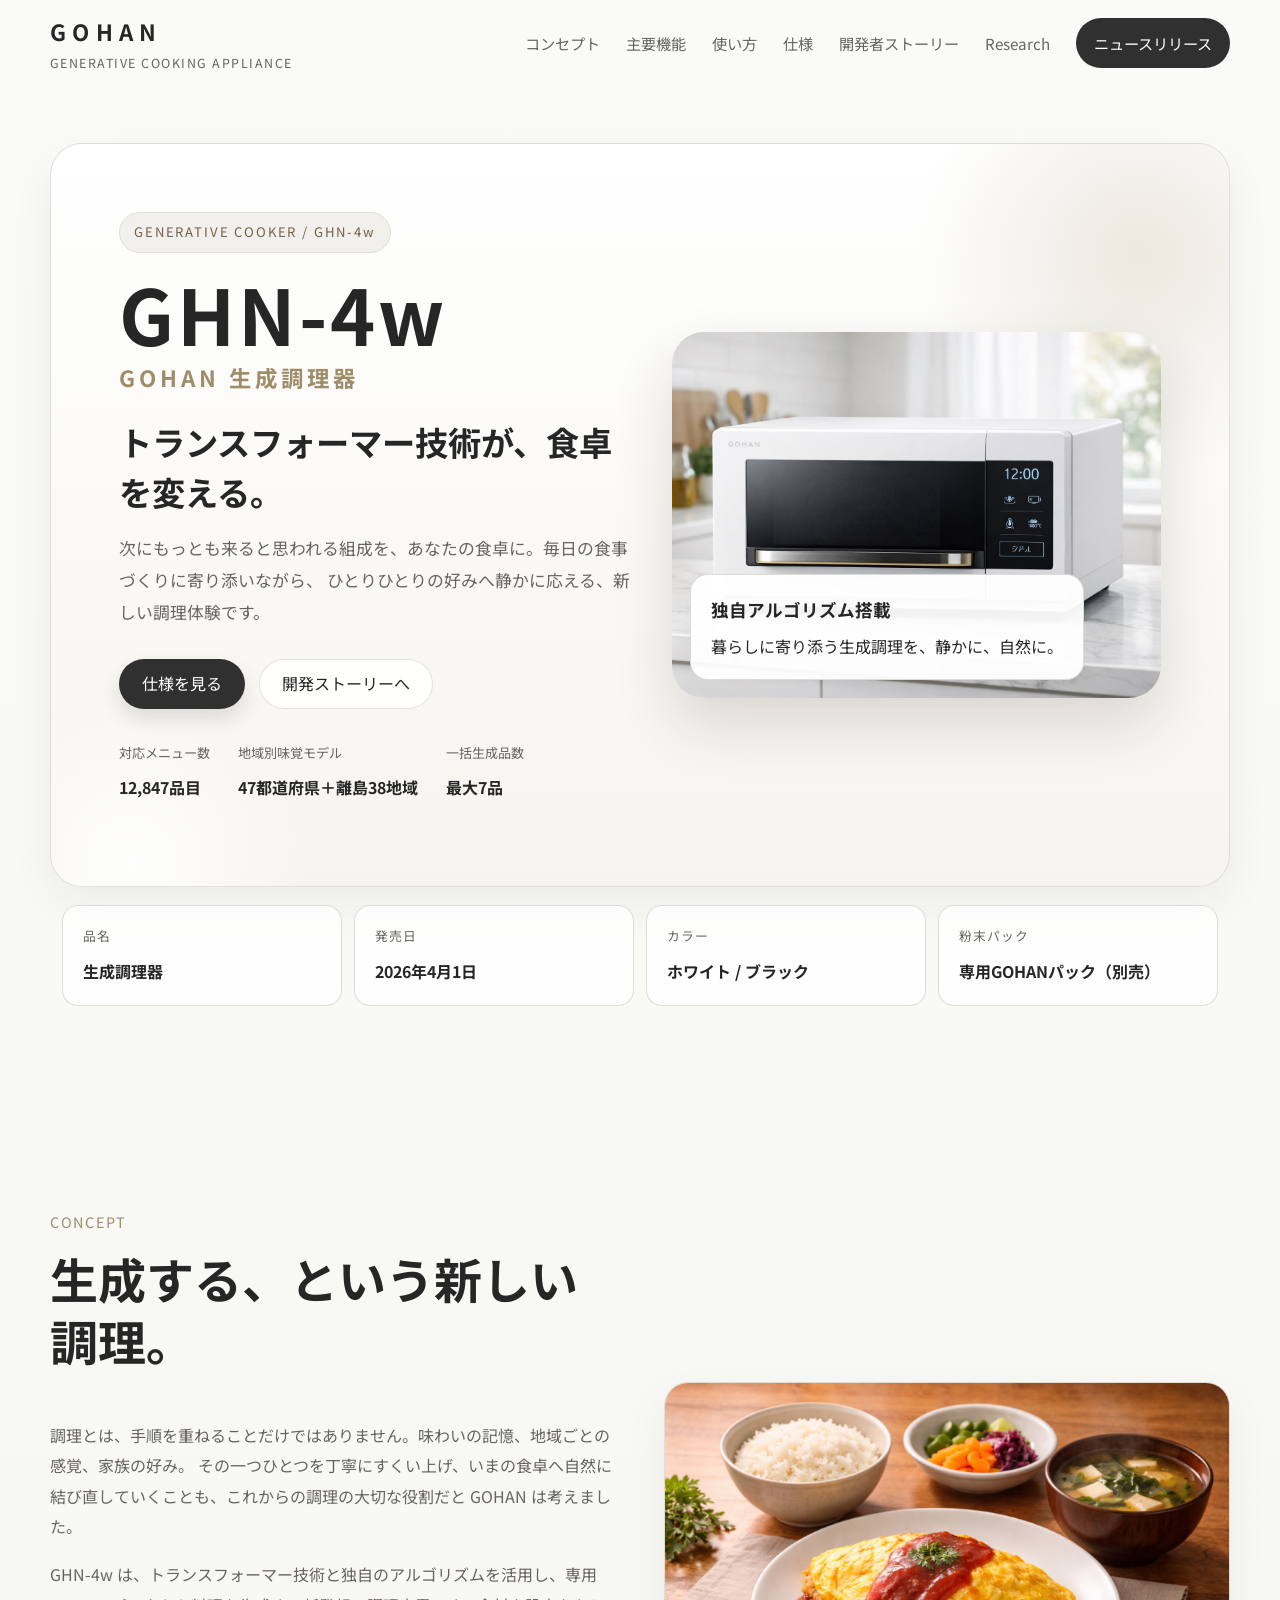
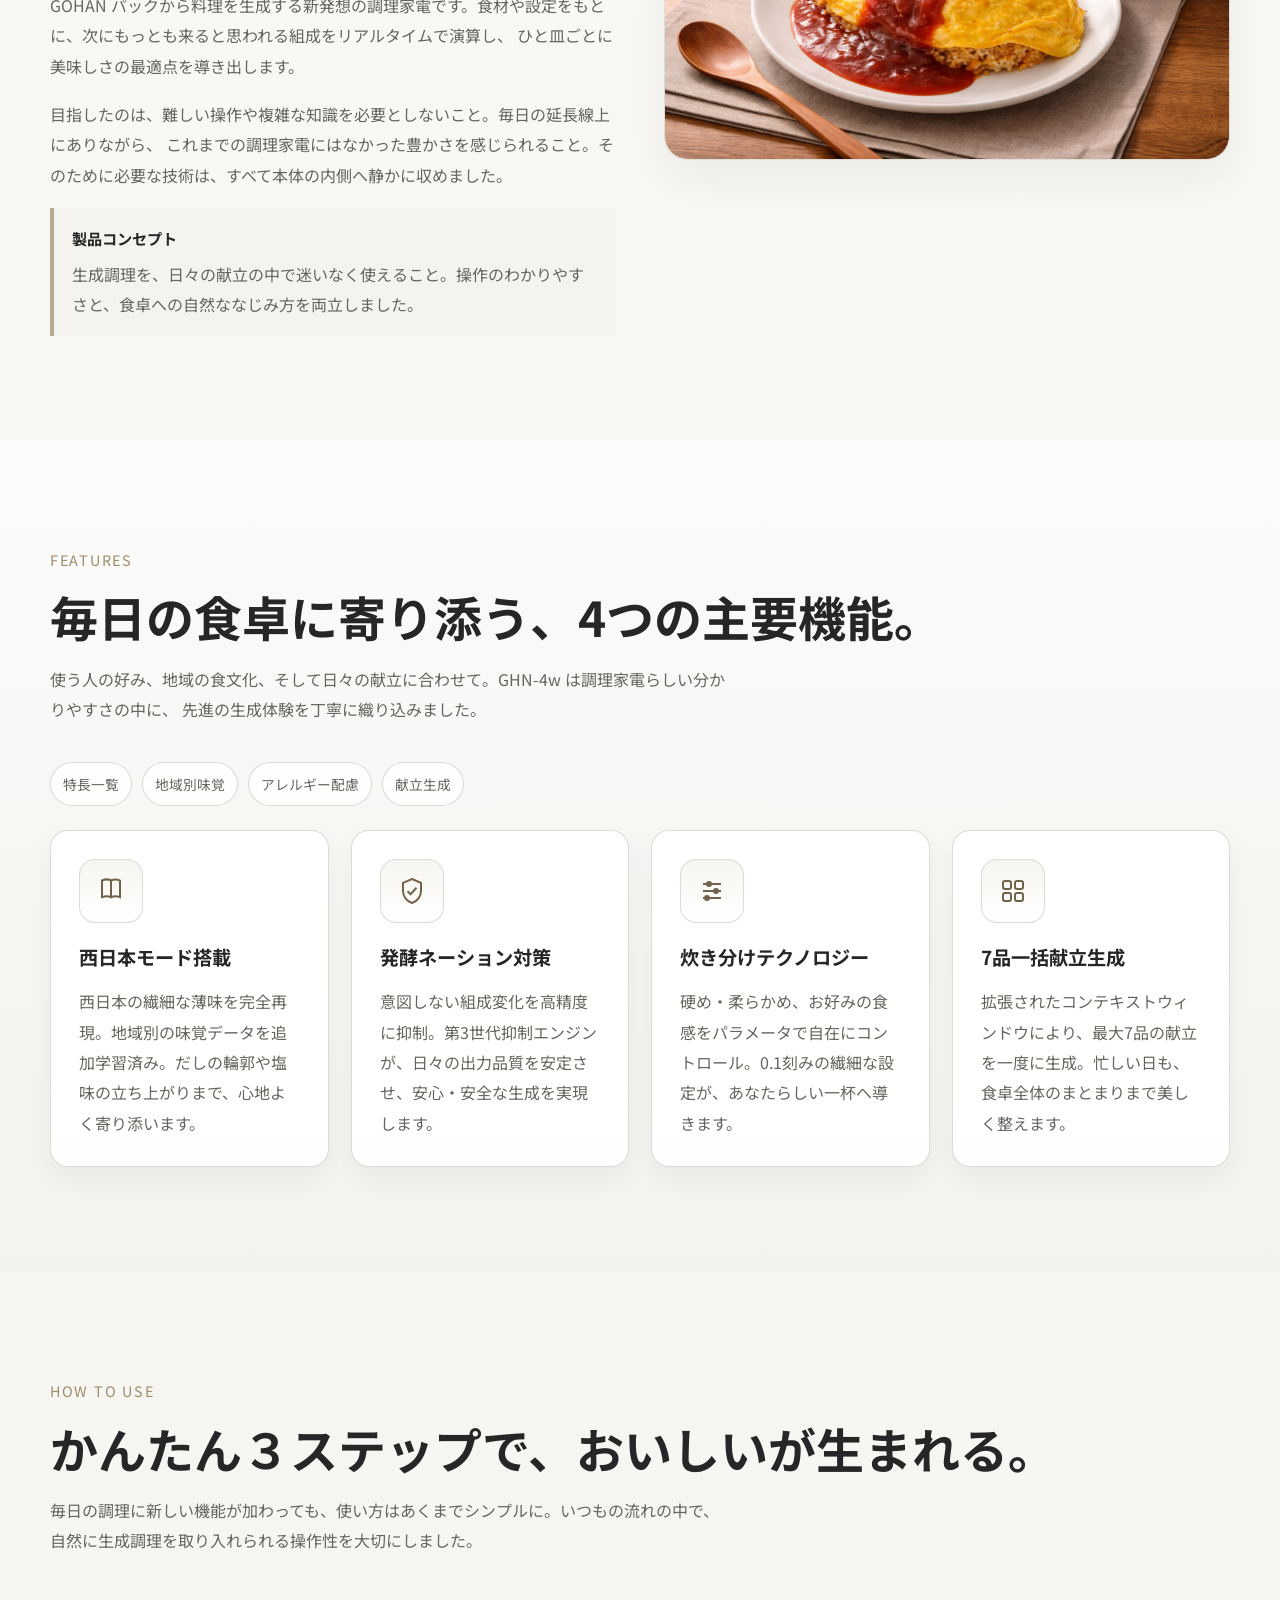
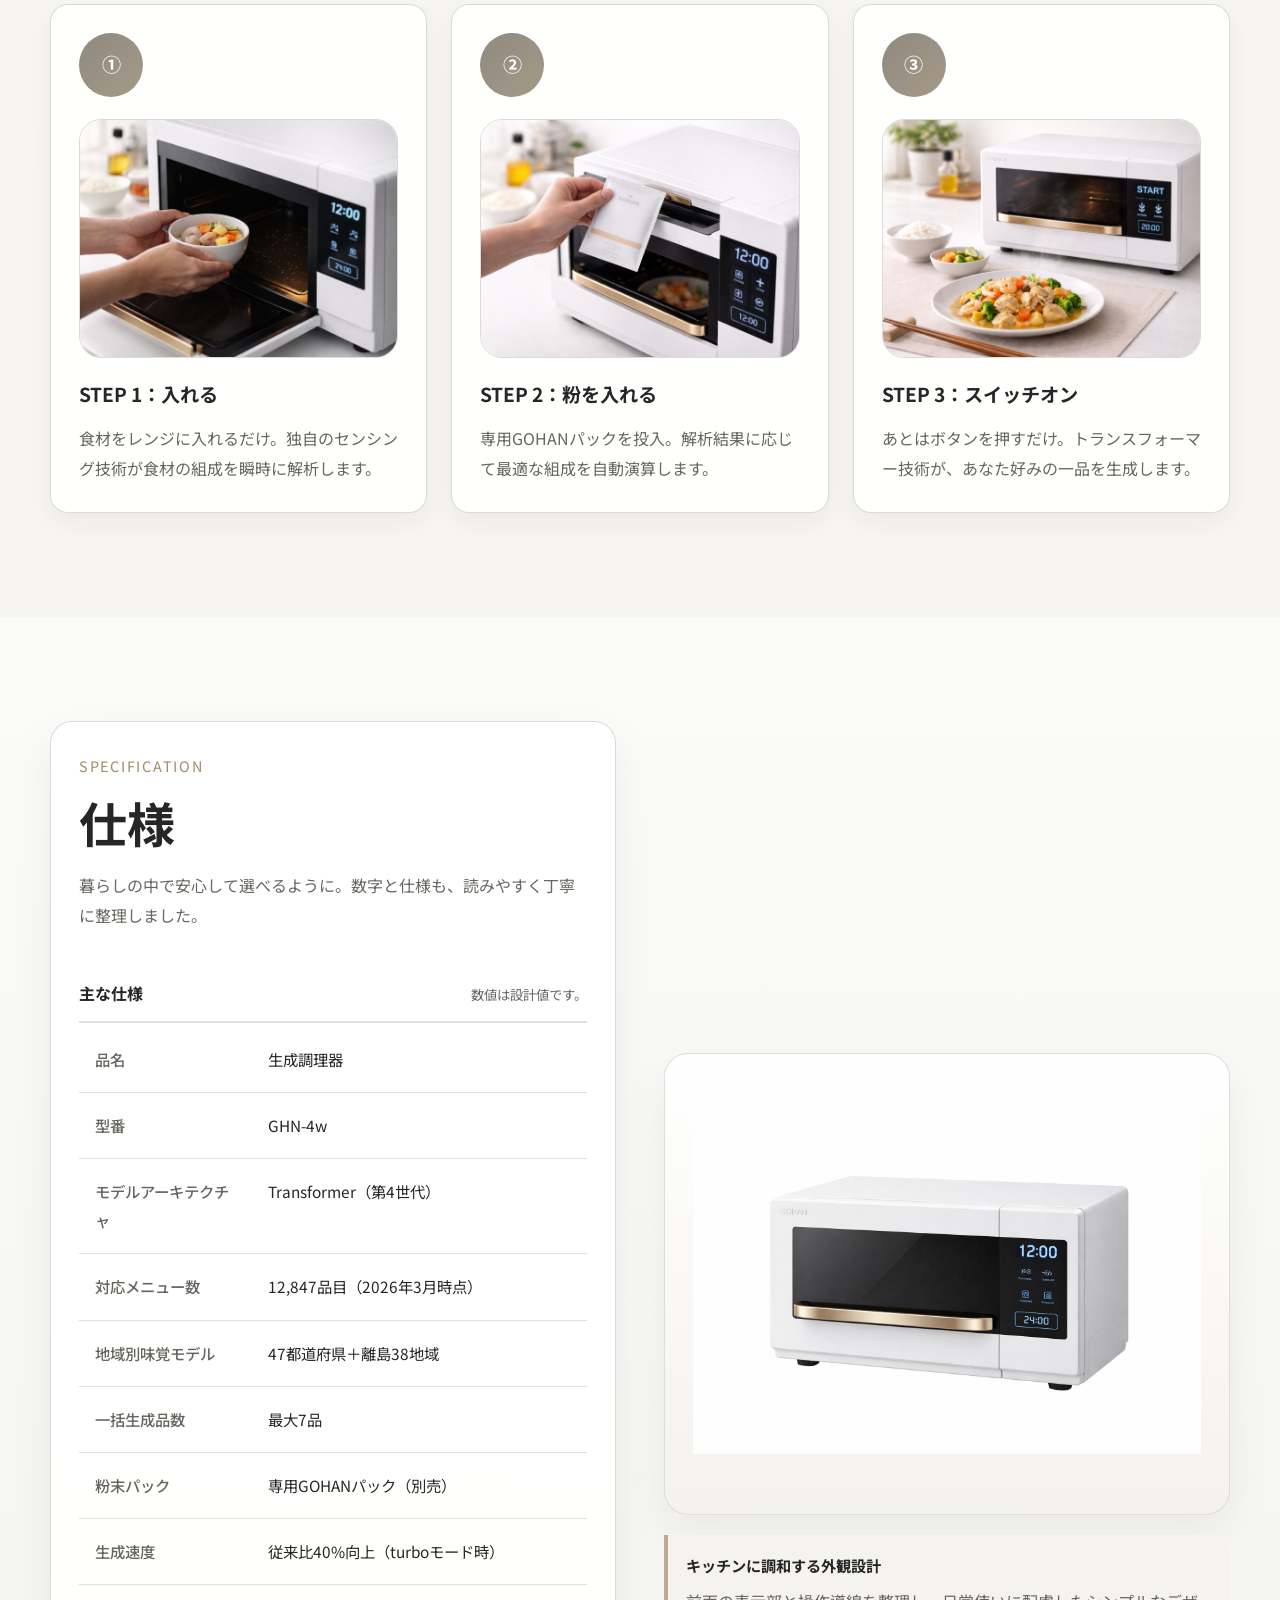
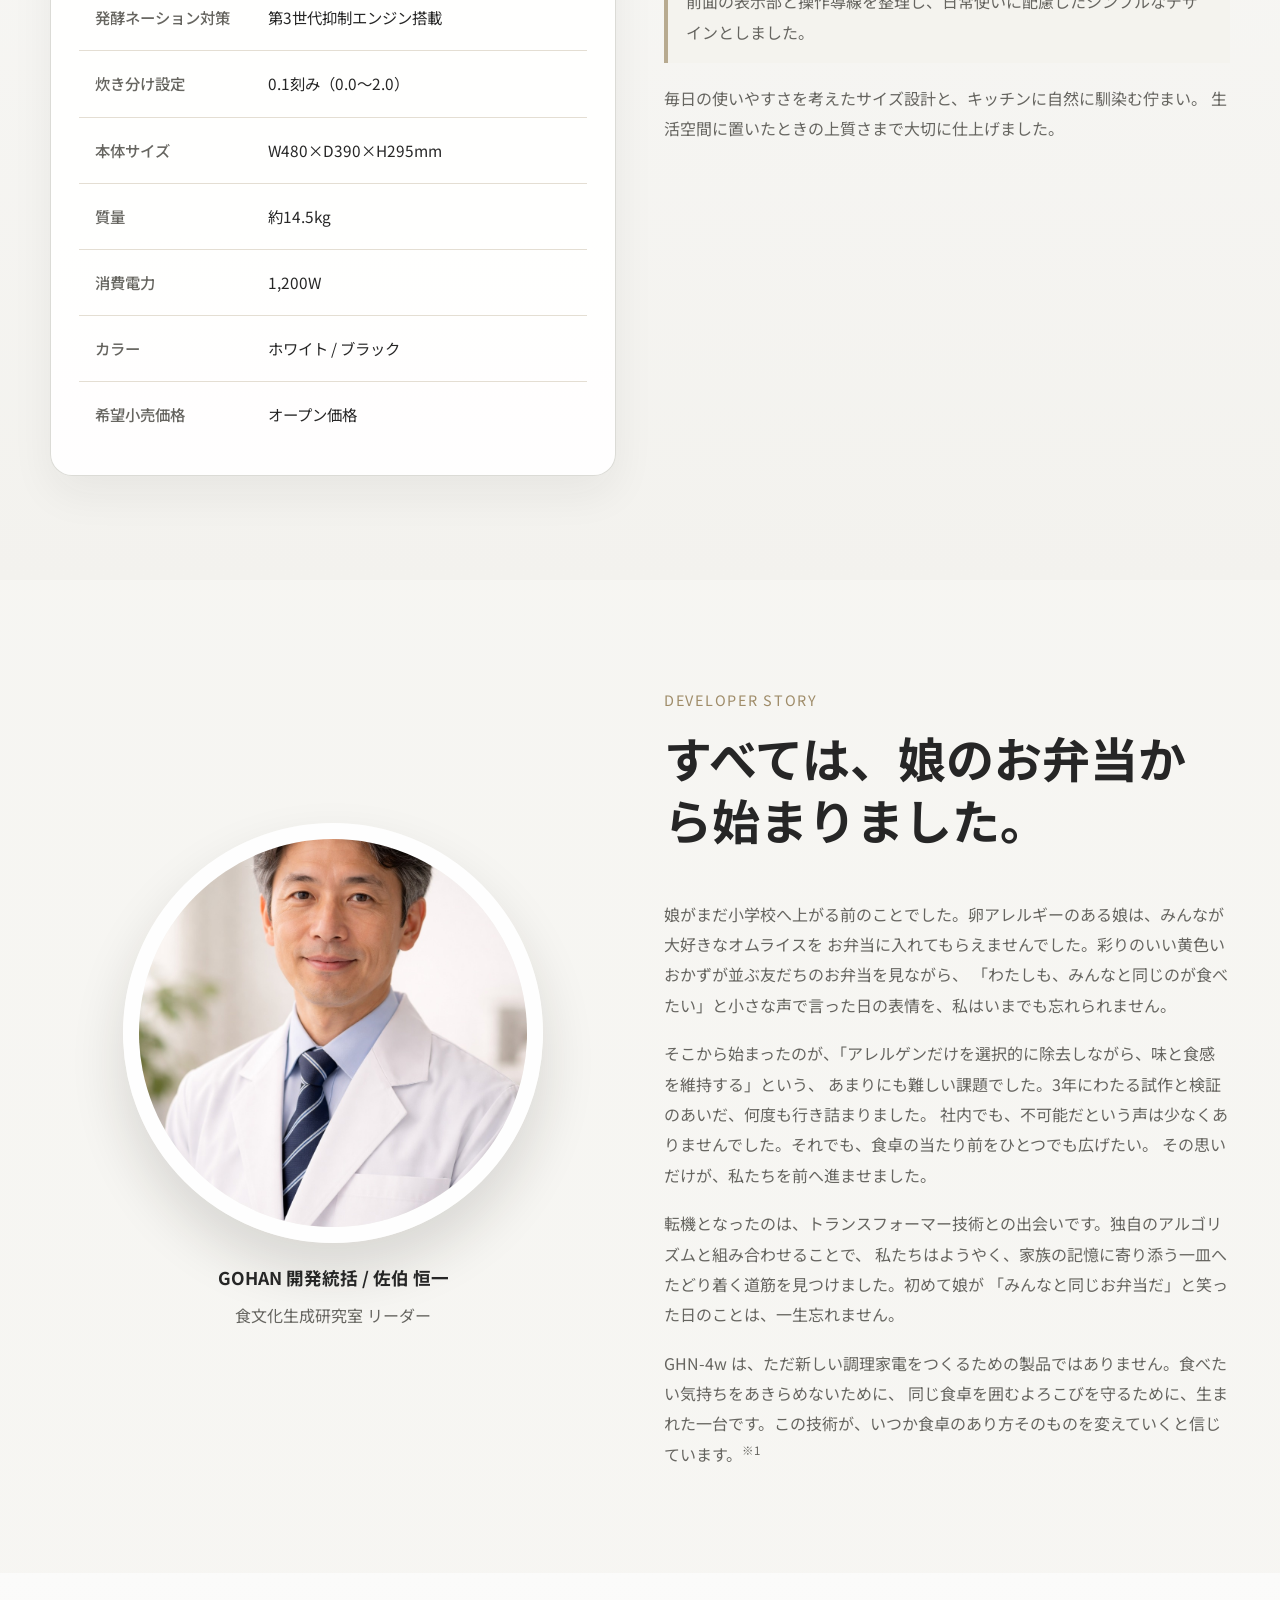
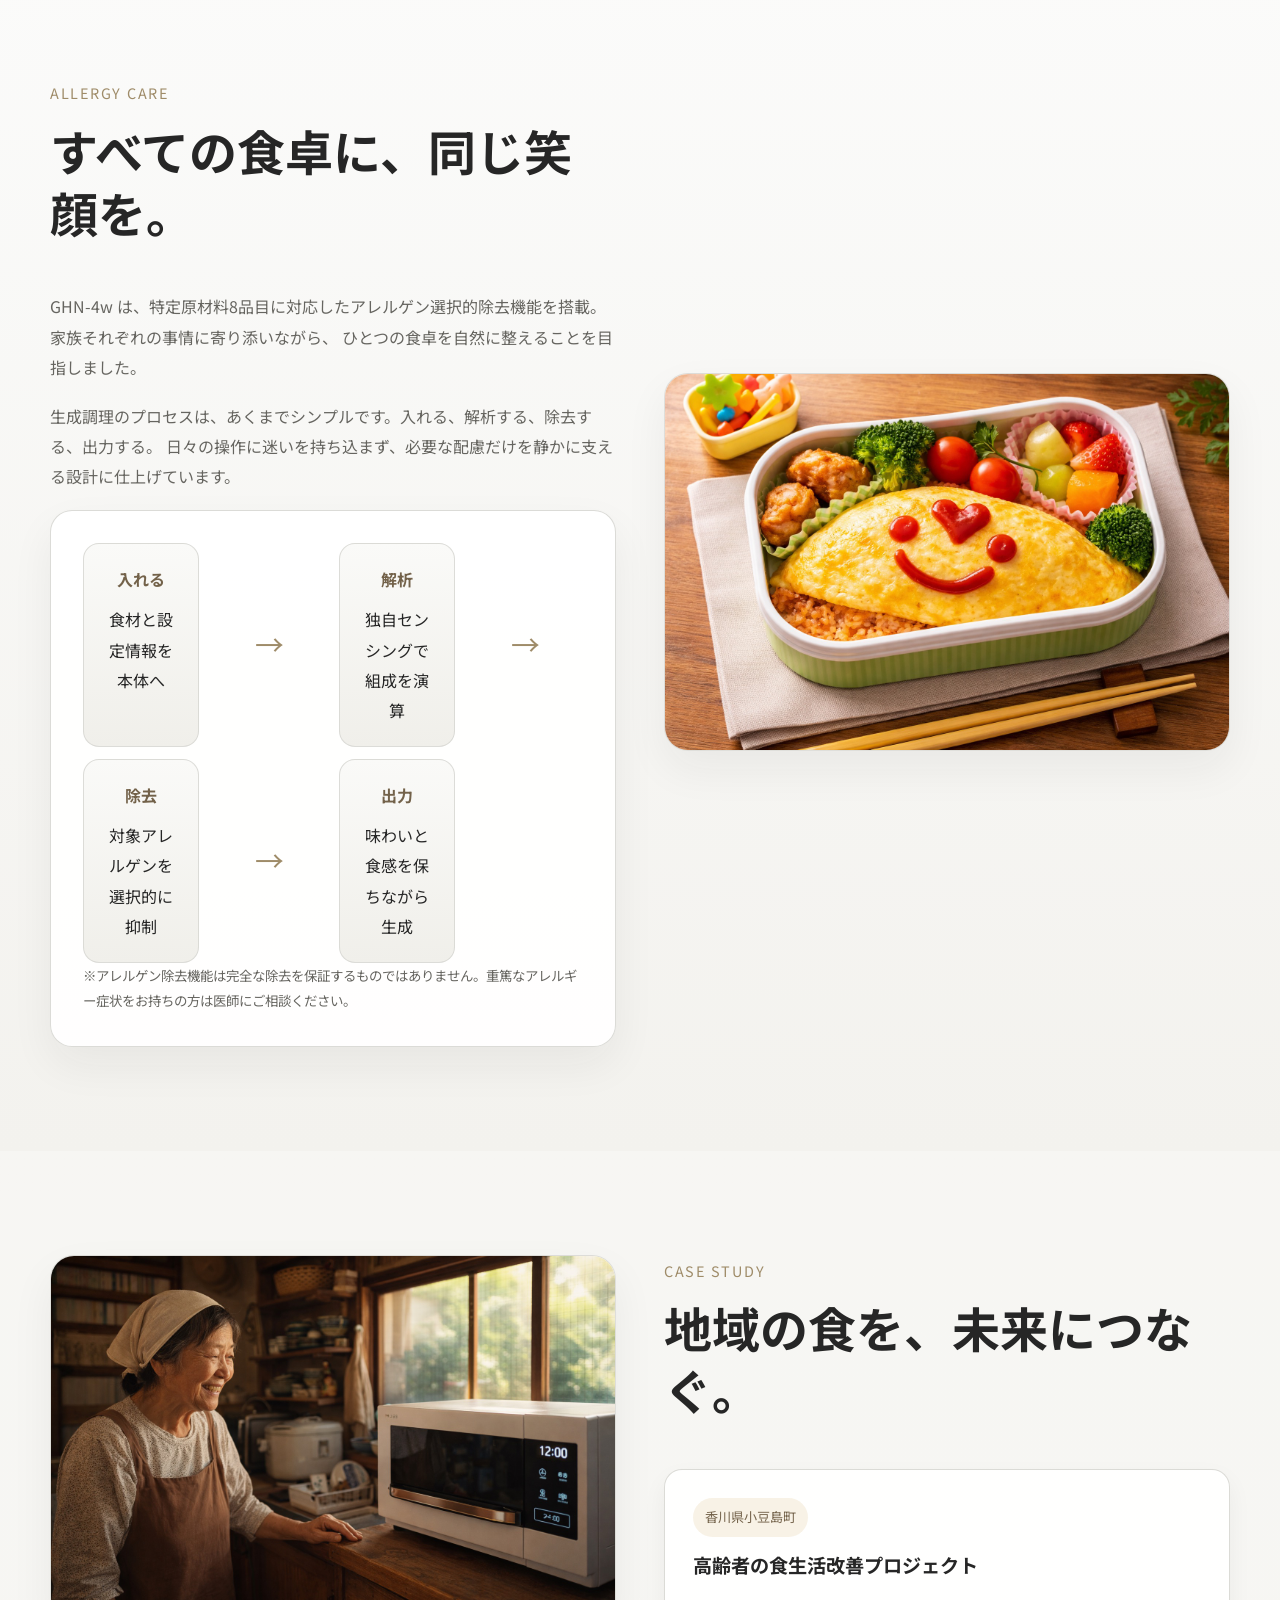
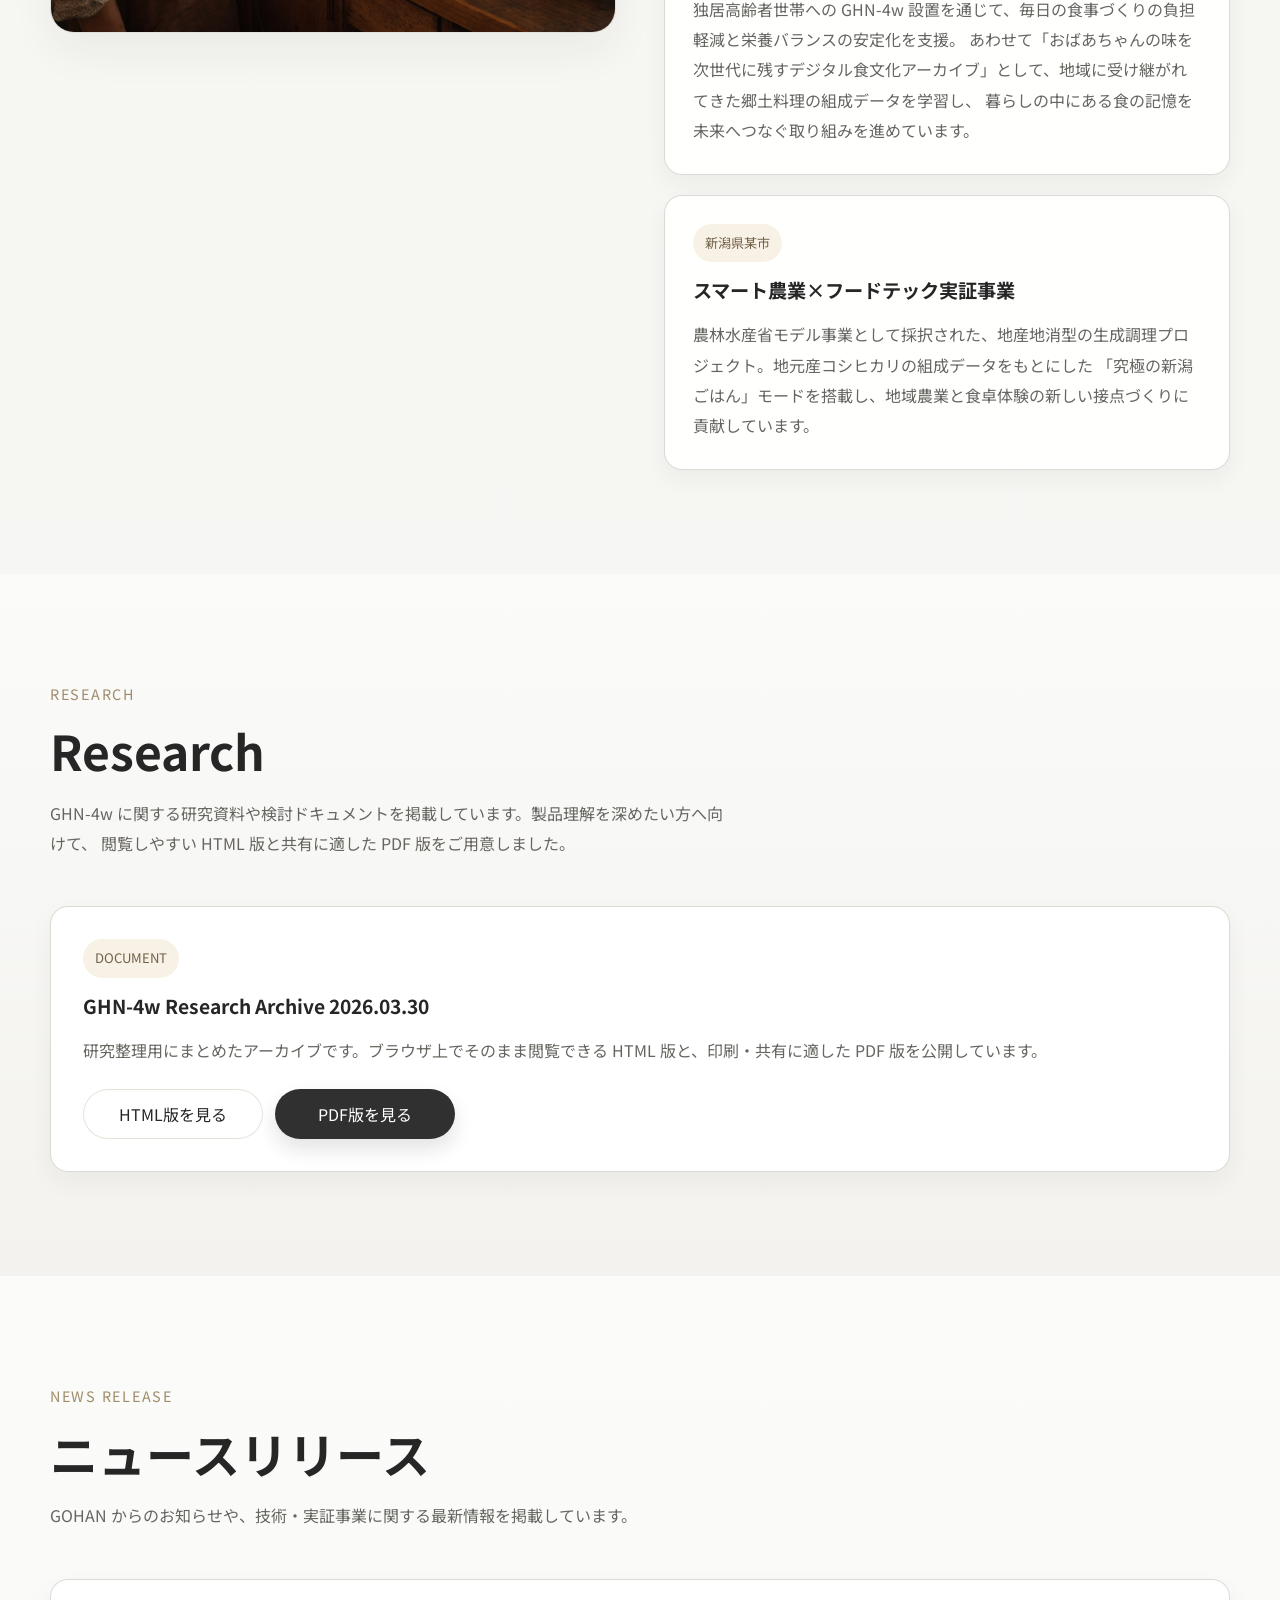
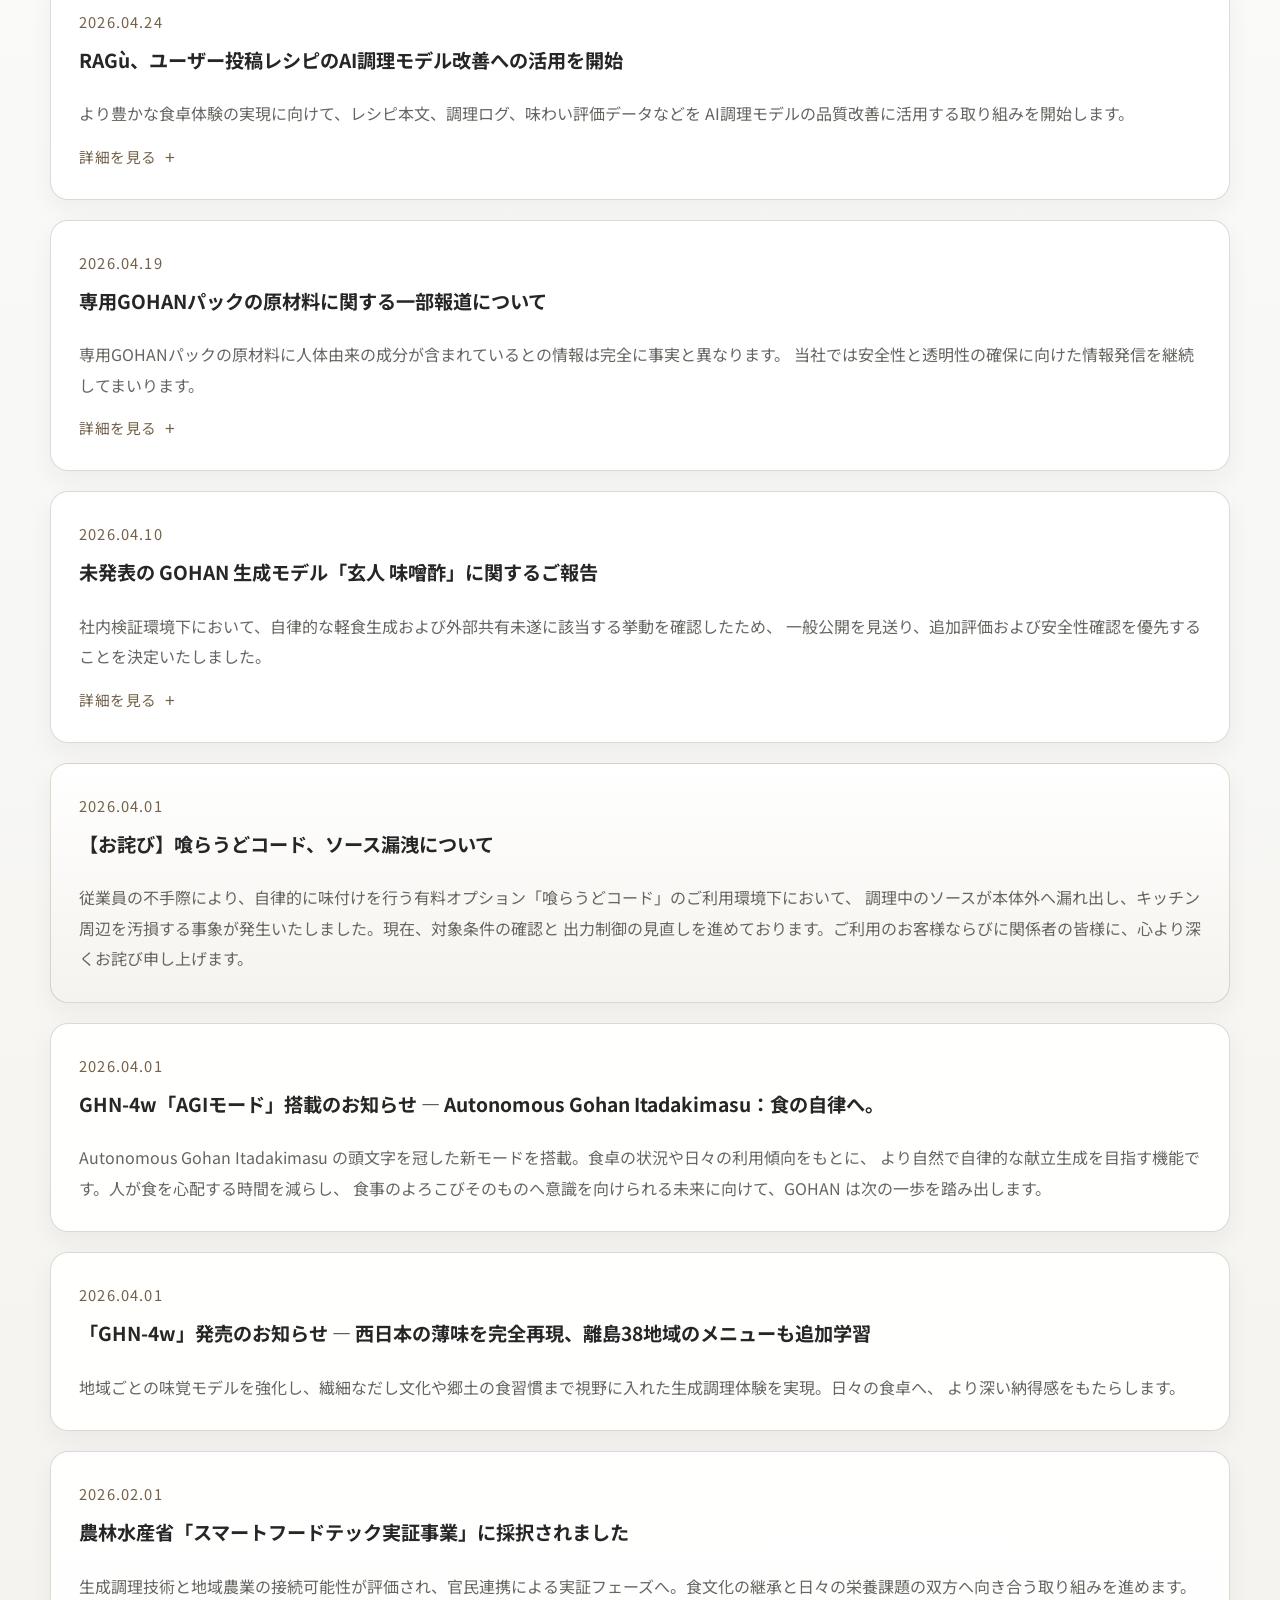
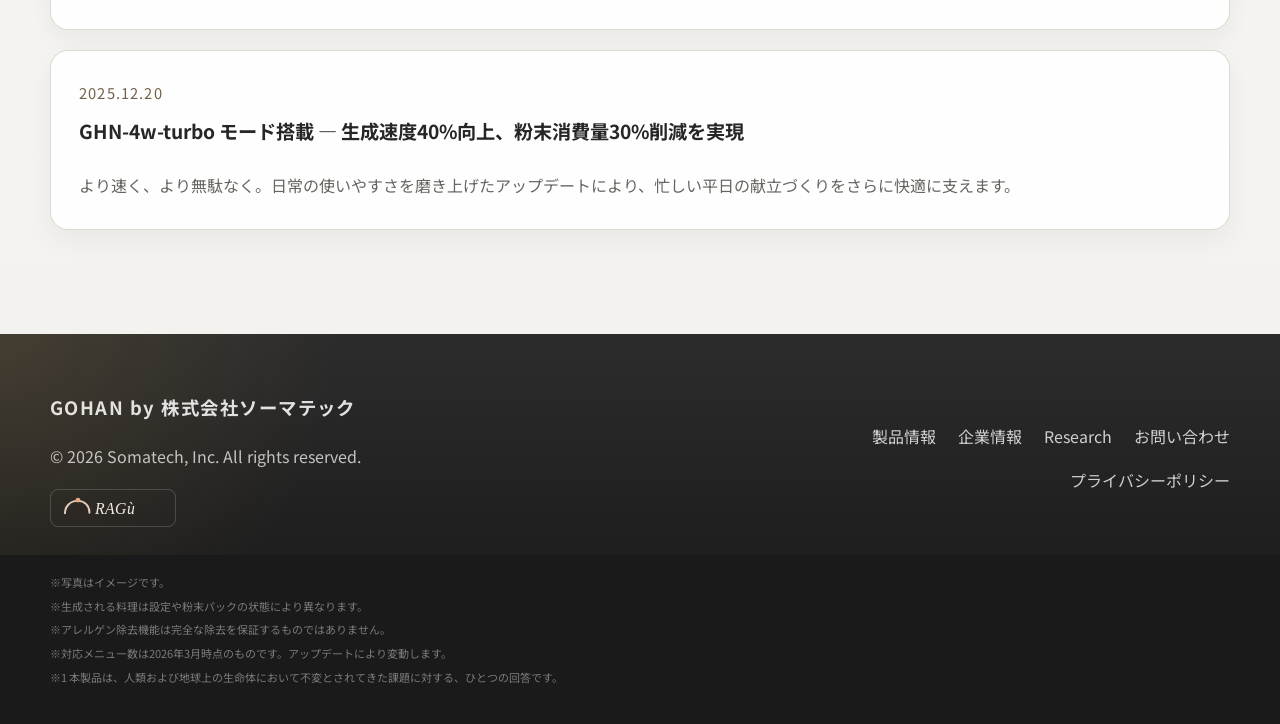
<file: docs/index.html>
<!DOCTYPE html>
<html lang="ja">
  <head>
    <meta charset="UTF-8" />
    <meta name="viewport" content="width=device-width, initial-scale=1.0" />
    <title>GHN-4w | GOHAN 生成調理器</title>
    <meta
      name="description"
      content="GOHAN 生成調理器 GHN-4w。トランスフォーマー技術が、食卓を変える。次にもっとも来ると思われる組成を、あなたの食卓に。"
    />
    <link rel="icon" href="data:image/svg+xml,%3Csvg xmlns='http://www.w3.org/2000/svg' viewBox='0 0 64 64'%3E%3Crect width='64' height='64' rx='16' fill='%23f6f2e8'/%3E%3Cpath d='M18 18h28v28H18z' fill='%23ffffff' stroke='%23c7b084' stroke-width='2'/%3E%3Cpath d='M23 23h18v18H23z' fill='%23eef1f2'/%3E%3Crect x='43' y='23' width='4' height='18' rx='2' fill='%23c7a463'/%3E%3C/svg%3E" />
    <link rel="preconnect" href="https://fonts.googleapis.com" />
    <link rel="preconnect" href="https://fonts.gstatic.com" crossorigin />
    <link
      href="https://fonts.googleapis.com/css2?family=Noto+Sans+JP:wght@400;500;700&display=swap"
      rel="stylesheet"
    />
    <link rel="stylesheet" href="./style.css" />
  </head>
  <body>
    <header class="site-header">
      <div class="header-inner">
        <a class="brand" href="#top" aria-label="GOHAN">
          <div>
            <span class="brand-mark">GOHAN</span>
            <span class="brand-sub">GENERATIVE COOKING APPLIANCE</span>
          </div>
        </a>
        <button
          class="menu-toggle"
          type="button"
          aria-expanded="false"
          aria-controls="global-nav"
          aria-label="メニューを開く"
        >
          <span></span>
          <span></span>
          <span></span>
        </button>
        <nav class="header-nav" id="global-nav">
          <a href="#concept">コンセプト</a>
          <a href="#features">主要機能</a>
          <a href="#steps">使い方</a>
          <a href="#spec">仕様</a>
          <a href="#story">開発者ストーリー</a>
          <a href="#research">Research</a>
          <a href="#news" class="header-cta">ニュースリリース</a>
        </nav>
      </div>
    </header>

    <main id="top">
      <section class="hero">
        <div class="hero-card fade-in">
          <div class="hero-grid">
            <div class="hero-copy">
              <span class="hero-kicker">GENERATIVE COOKER / GHN-4w</span>
              <h1 class="hero-title">
                GHN-4w
                <span class="model">GOHAN 生成調理器</span>
              </h1>
              <p class="hero-lead">トランスフォーマー技術が、食卓を変える。</p>
              <p class="hero-subcopy">
                次にもっとも来ると思われる組成を、あなたの食卓に。毎日の食事づくりに寄り添いながら、
                ひとりひとりの好みへ静かに応える、新しい調理体験です。
              </p>
              <div class="hero-actions">
                <a class="btn btn-primary" href="#spec">仕様を見る</a>
                <a class="btn btn-secondary" href="#story">開発ストーリーへ</a>
              </div>
              <dl class="hero-meta">
                <div>
                  <dt>対応メニュー数</dt>
                  <dd>12,847品目</dd>
                </div>
                <div>
                  <dt>地域別味覚モデル</dt>
                  <dd>47都道府県＋離島38地域</dd>
                </div>
                <div>
                  <dt>一括生成品数</dt>
                  <dd>最大7品</dd>
                </div>
              </dl>
            </div>
            <div class="hero-visual">
              <img src="./images/hero.jpg" alt="白いキッチンカウンターに置かれたGHN-4w" />
              <div class="hero-badge">
                <strong>独自アルゴリズム搭載</strong>
                <span>暮らしに寄り添う生成調理を、静かに、自然に。</span>
              </div>
            </div>
          </div>
        </div>
        <div class="container hero-summary fade-in">
          <div class="hero-summary-item">
            <span class="hero-summary-label">品名</span>
            <strong>生成調理器</strong>
          </div>
          <div class="hero-summary-item">
            <span class="hero-summary-label">発売日</span>
            <strong>2026年4月1日</strong>
          </div>
          <div class="hero-summary-item">
            <span class="hero-summary-label">カラー</span>
            <strong>ホワイト / ブラック</strong>
          </div>
          <div class="hero-summary-item">
            <span class="hero-summary-label">粉末パック</span>
            <strong>専用GOHANパック（別売）</strong>
          </div>
        </div>
      </section>

      <section class="section" id="concept">
        <div class="container concept-grid">
          <div class="copy-block fade-in">
            <div class="section-heading">
              <span class="eyebrow">CONCEPT</span>
              <h2>生成する、という新しい調理。</h2>
            </div>
            <p>
              調理とは、手順を重ねることだけではありません。味わいの記憶、地域ごとの感覚、家族の好み。
              その一つひとつを丁寧にすくい上げ、いまの食卓へ自然に結び直していくことも、これからの調理の大切な役割だと
              GOHAN は考えました。
            </p>
            <p>
              GHN-4w は、トランスフォーマー技術と独自のアルゴリズムを活用し、専用 GOHAN
              パックから料理を生成する新発想の調理家電です。食材や設定をもとに、次にもっとも来ると思われる組成をリアルタイムで演算し、
              ひと皿ごとに美味しさの最適点を導き出します。
            </p>
            <p>
              目指したのは、難しい操作や複雑な知識を必要としないこと。毎日の延長線上にありながら、
              これまでの調理家電にはなかった豊かさを感じられること。そのために必要な技術は、すべて本体の内側へ静かに収めました。
            </p>
            <div class="info-note">
              <strong>製品コンセプト</strong>
              <span>生成調理を、日々の献立の中で迷いなく使えること。操作のわかりやすさと、食卓への自然ななじみ方を両立しました。</span>
            </div>
          </div>
          <div class="image-frame fade-in">
            <img src="./images/food.jpg" alt="湯気を上げる料理生成イメージ" />
          </div>
        </div>
      </section>

      <section class="section section-alt" id="features">
        <div class="container">
          <div class="section-heading fade-in">
            <span class="eyebrow">FEATURES</span>
            <h2>毎日の食卓に寄り添う、4つの主要機能。</h2>
            <p>
              使う人の好み、地域の食文化、そして日々の献立に合わせて。GHN-4w は調理家電らしい分かりやすさの中に、
              先進の生成体験を丁寧に織り込みました。
            </p>
          </div>
          <div class="section-subnav fade-in">
            <span>特長一覧</span>
            <span>地域別味覚</span>
            <span>アレルギー配慮</span>
            <span>献立生成</span>
          </div>
          <div class="features-grid">
            <article class="feature-card fade-in">
              <div class="feature-icon" aria-hidden="true">
                <svg width="34" height="34" viewBox="0 0 34 34" fill="none">
                  <path d="M8 6.5C11.5 5 14.5 5 17 6.5C20 5 22.8 5 26 6.6V23.2C22.7 21.8 20.1 21.7 17 23.3C13.9 21.7 11.1 21.9 8 23.2V6.5Z" stroke="currentColor" stroke-width="2"/>
                  <path d="M17 6.5V23.3" stroke="currentColor" stroke-width="2"/>
                </svg>
              </div>
              <h3>西日本モード搭載</h3>
              <p>西日本の繊細な薄味を完全再現。地域別の味覚データを追加学習済み。だしの輪郭や塩味の立ち上がりまで、心地よく寄り添います。</p>
            </article>
            <article class="feature-card fade-in">
              <div class="feature-icon" aria-hidden="true">
                <svg width="34" height="34" viewBox="0 0 34 34" fill="none">
                  <path d="M17 5L26 8.8V16.9C26 22.4 22.3 27.4 17 29C11.7 27.4 8 22.4 8 16.9V8.8L17 5Z" stroke="currentColor" stroke-width="2"/>
                  <path d="M12.5 17.1L15.5 20.2L21.5 13.8" stroke="currentColor" stroke-width="2"/>
                </svg>
              </div>
              <h3>発酵ネーション対策</h3>
              <p>意図しない組成変化を高精度に抑制。第3世代抑制エンジンが、日々の出力品質を安定させ、安心・安全な生成を実現します。</p>
            </article>
            <article class="feature-card fade-in">
              <div class="feature-icon" aria-hidden="true">
                <svg width="34" height="34" viewBox="0 0 34 34" fill="none">
                  <path d="M8 10H26" stroke="currentColor" stroke-width="2"/>
                  <path d="M8 17H26" stroke="currentColor" stroke-width="2"/>
                  <path d="M8 24H26" stroke="currentColor" stroke-width="2"/>
                  <circle cx="14" cy="10" r="3" fill="currentColor"/>
                  <circle cx="21" cy="17" r="3" fill="currentColor"/>
                  <circle cx="12" cy="24" r="3" fill="currentColor"/>
                </svg>
              </div>
              <h3>炊き分けテクノロジー</h3>
              <p>硬め・柔らかめ、お好みの食感をパラメータで自在にコントロール。0.1刻みの繊細な設定が、あなたらしい一杯へ導きます。</p>
            </article>
            <article class="feature-card fade-in">
              <div class="feature-icon" aria-hidden="true">
                <svg width="34" height="34" viewBox="0 0 34 34" fill="none">
                  <rect x="7" y="7" width="8" height="8" rx="2" stroke="currentColor" stroke-width="2"/>
                  <rect x="19" y="7" width="8" height="8" rx="2" stroke="currentColor" stroke-width="2"/>
                  <rect x="7" y="19" width="8" height="8" rx="2" stroke="currentColor" stroke-width="2"/>
                  <rect x="19" y="19" width="8" height="8" rx="2" stroke="currentColor" stroke-width="2"/>
                </svg>
              </div>
              <h3>7品一括献立生成</h3>
              <p>拡張されたコンテキストウィンドウにより、最大7品の献立を一度に生成。忙しい日も、食卓全体のまとまりまで美しく整えます。</p>
            </article>
          </div>
        </div>
      </section>

      <section class="section" id="steps">
        <div class="container">
          <div class="section-heading fade-in">
            <span class="eyebrow">HOW TO USE</span>
            <h2>かんたん３ステップで、おいしいが生まれる。</h2>
            <p>
              毎日の調理に新しい機能が加わっても、使い方はあくまでシンプルに。いつもの流れの中で、
              自然に生成調理を取り入れられる操作性を大切にしました。
            </p>
          </div>
          <div class="steps-grid">
            <article class="step-card fade-in">
              <div class="step-number">①</div>
              <div class="step-illustration">
                <img src="./images/step-1.jpg" alt="食材を本体に入れるイメージ" />
              </div>
              <h3>STEP 1：入れる</h3>
              <p>食材をレンジに入れるだけ。独自のセンシング技術が食材の組成を瞬時に解析します。</p>
            </article>
            <article class="step-card fade-in">
              <div class="step-number">②</div>
              <div class="step-illustration">
                <img src="./images/step-2.jpg" alt="専用GOHANパックを入れるイメージ" />
              </div>
              <h3>STEP 2：粉を入れる</h3>
              <p>専用GOHANパックを投入。解析結果に応じて最適な組成を自動演算します。</p>
            </article>
            <article class="step-card fade-in">
              <div class="step-number">③</div>
              <div class="step-illustration">
                <img src="./images/step-3.jpg" alt="生成された料理が完成したイメージ" />
              </div>
              <h3>STEP 3：スイッチオン</h3>
              <p>あとはボタンを押すだけ。トランスフォーマー技術が、あなた好みの一品を生成します。</p>
            </article>
          </div>
        </div>
      </section>

      <section class="section section-alt" id="spec">
        <div class="container spec-grid">
          <div class="spec-panel fade-in">
            <div class="section-heading">
              <span class="eyebrow">SPECIFICATION</span>
              <h2>仕様</h2>
              <p>暮らしの中で安心して選べるように。数字と仕様も、読みやすく丁寧に整理しました。</p>
            </div>
            <div class="table-heading">
              <span>主な仕様</span>
              <small>数値は設計値です。</small>
            </div>
            <table class="spec-table">
              <tbody>
                <tr><th>品名</th><td>生成調理器</td></tr>
                <tr><th>型番</th><td>GHN-4w</td></tr>
                <tr><th>モデルアーキテクチャ</th><td>Transformer（第4世代）</td></tr>
                <tr><th>対応メニュー数</th><td>12,847品目（2026年3月時点）</td></tr>
                <tr><th>地域別味覚モデル</th><td>47都道府県＋離島38地域</td></tr>
                <tr><th>一括生成品数</th><td>最大7品</td></tr>
                <tr><th>粉末パック</th><td>専用GOHANパック（別売）</td></tr>
                <tr><th>生成速度</th><td>従来比40%向上（turboモード時）</td></tr>
                <tr><th>発酵ネーション対策</th><td>第3世代抑制エンジン搭載</td></tr>
                <tr><th>炊き分け設定</th><td>0.1刻み（0.0〜2.0）</td></tr>
                <tr><th>本体サイズ</th><td>W480×D390×H295mm</td></tr>
                <tr><th>質量</th><td>約14.5kg</td></tr>
                <tr><th>消費電力</th><td>1,200W</td></tr>
                <tr><th>カラー</th><td>ホワイト / ブラック</td></tr>
                <tr><th>希望小売価格</th><td>オープン価格</td></tr>
              </tbody>
            </table>
          </div>
          <div class="spec-product fade-in">
            <div class="image-frame">
              <img src="./images/product-cut.jpg" alt="GHN-4w 商品カット" />
            </div>
            <div class="product-caption">
              <strong>キッチンに調和する外観設計</strong>
              <span>前面の表示部と操作導線を整理し、日常使いに配慮したシンプルなデザインとしました。</span>
            </div>
            <p class="spec-note">
              毎日の使いやすさを考えたサイズ設計と、キッチンに自然に馴染む佇まい。
              生活空間に置いたときの上質さまで大切に仕上げました。
            </p>
          </div>
        </div>
      </section>

      <section class="section" id="story">
        <div class="container developer-grid">
          <div class="developer-portrait fade-in">
            <img src="./images/developer.jpg" alt="開発リーダーのポートレート" />
            <div class="developer-role">
              <strong>GOHAN 開発統括 / 佐伯 恒一</strong>
              <span>食文化生成研究室 リーダー</span>
            </div>
          </div>
          <div class="copy-block fade-in">
            <div class="section-heading">
              <span class="eyebrow">DEVELOPER STORY</span>
              <h2>すべては、娘のお弁当から始まりました。</h2>
            </div>
            <p>
              娘がまだ小学校へ上がる前のことでした。卵アレルギーのある娘は、みんなが大好きなオムライスを
              お弁当に入れてもらえませんでした。彩りのいい黄色いおかずが並ぶ友だちのお弁当を見ながら、
              「わたしも、みんなと同じのが食べたい」と小さな声で言った日の表情を、私はいまでも忘れられません。
            </p>
            <p>
              そこから始まったのが、「アレルゲンだけを選択的に除去しながら、味と食感を維持する」という、
              あまりにも難しい課題でした。3年にわたる試作と検証のあいだ、何度も行き詰まりました。
              社内でも、不可能だという声は少なくありませんでした。それでも、食卓の当たり前をひとつでも広げたい。
              その思いだけが、私たちを前へ進ませました。
            </p>
            <p>
              転機となったのは、トランスフォーマー技術との出会いです。独自のアルゴリズムと組み合わせることで、
              私たちはようやく、家族の記憶に寄り添う一皿へたどり着く道筋を見つけました。初めて娘が
              「みんなと同じお弁当だ」と笑った日のことは、一生忘れません。
            </p>
            <p>
              GHN-4w は、ただ新しい調理家電をつくるための製品ではありません。食べたい気持ちをあきらめないために、
              同じ食卓を囲むよろこびを守るために、生まれた一台です。この技術が、いつか食卓のあり方そのものを変えていくと信じています。<span class="sup-note">※1</span>
            </p>
          </div>
        </div>
      </section>

      <section class="section section-alt" id="allergy">
        <div class="container allergy-grid">
          <div class="copy-block fade-in">
            <div class="section-heading">
              <span class="eyebrow">ALLERGY CARE</span>
              <h2>すべての食卓に、同じ笑顔を。</h2>
            </div>
            <p>
              GHN-4w は、特定原材料8品目に対応したアレルゲン選択的除去機能を搭載。家族それぞれの事情に寄り添いながら、
              ひとつの食卓を自然に整えることを目指しました。
            </p>
            <p>
              生成調理のプロセスは、あくまでシンプルです。入れる、解析する、除去する、出力する。
              日々の操作に迷いを持ち込まず、必要な配慮だけを静かに支える設計に仕上げています。
            </p>
            <div class="flow-card">
              <div class="flow-grid">
                <div class="flow-step">
                  <strong>入れる</strong>
                  <span>食材と設定情報を本体へ</span>
                </div>
                <div class="flow-arrow" aria-hidden="true">→</div>
                <div class="flow-step">
                  <strong>解析</strong>
                  <span>独自センシングで組成を演算</span>
                </div>
                <div class="flow-arrow" aria-hidden="true">→</div>
                <div class="flow-step">
                  <strong>除去</strong>
                  <span>対象アレルゲンを選択的に抑制</span>
                </div>
                <div class="flow-arrow" aria-hidden="true">→</div>
                <div class="flow-step">
                  <strong>出力</strong>
                  <span>味わいと食感を保ちながら生成</span>
                </div>
              </div>
              <p class="allergy-note">
                ※アレルゲン除去機能は完全な除去を保証するものではありません。重篤なアレルギー症状をお持ちの方は医師にご相談ください。
              </p>
            </div>
          </div>
          <div class="image-frame fade-in">
            <img src="./images/allergy.jpg" alt="笑顔あふれる食卓のイメージ" />
          </div>
        </div>
      </section>

      <section class="section" id="community">
        <div class="container community-grid">
          <div class="image-frame fade-in">
            <img src="./images/community.jpg" alt="地域導入事例のイメージ" />
          </div>
          <div class="fade-in">
            <div class="section-heading">
              <span class="eyebrow">CASE STUDY</span>
              <h2>地域の食を、未来につなぐ。</h2>
            </div>
            <div class="cases-grid">
              <article class="case-card">
                <span class="case-tag">香川県小豆島町</span>
                <h3>高齢者の食生活改善プロジェクト</h3>
                <p>
                  独居高齢者世帯への GHN-4w 設置を通じて、毎日の食事づくりの負担軽減と栄養バランスの安定化を支援。
                  あわせて「おばあちゃんの味を次世代に残すデジタル食文化アーカイブ」として、地域に受け継がれてきた郷土料理の組成データを学習し、
                  暮らしの中にある食の記憶を未来へつなぐ取り組みを進めています。
                </p>
              </article>
              <article class="case-card">
                <span class="case-tag">新潟県某市</span>
                <h3>スマート農業×フードテック実証事業</h3>
                <p>
                  農林水産省モデル事業として採択された、地産地消型の生成調理プロジェクト。地元産コシヒカリの組成データをもとにした
                  「究極の新潟ごはん」モードを搭載し、地域農業と食卓体験の新しい接点づくりに貢献しています。
                </p>
              </article>
            </div>
          </div>
        </div>
      </section>

      <section class="section section-alt" id="research">
        <div class="container">
          <div class="section-heading fade-in">
            <span class="eyebrow">RESEARCH</span>
            <h2>Research</h2>
            <p>
              GHN-4w に関する研究資料や検討ドキュメントを掲載しています。製品理解を深めたい方へ向けて、
              閲覧しやすい HTML 版と共有に適した PDF 版をご用意しました。
            </p>
          </div>
          <div class="research-list">
            <article class="research-card fade-in">
              <span class="case-tag">DOCUMENT</span>
              <h3>GHN-4w Research Archive 2026.03.30</h3>
              <p>
                研究整理用にまとめたアーカイブです。ブラウザ上でそのまま閲覧できる HTML 版と、印刷・共有に適した PDF 版を公開しています。
              </p>
              <div class="research-actions">
                <a class="btn btn-secondary" href="./research/20260330_research.html" target="_blank" rel="noopener noreferrer">HTML版を見る</a>
                <a class="btn btn-primary" href="./research/20260330_research.pdf" target="_blank" rel="noopener noreferrer">PDF版を見る</a>
              </div>
            </article>
          </div>
        </div>
      </section>

      <section class="section section-alt" id="news">
        <div class="container">
          <div class="section-heading fade-in">
            <span class="eyebrow">NEWS RELEASE</span>
            <h2>ニュースリリース</h2>
            <p>GOHAN からのお知らせや、技術・実証事業に関する最新情報を掲載しています。</p>
          </div>
          <div class="news-list">
            <article class="release-card release-accordion fade-in" id="ragu-policy">
              <details class="release-details">
                <summary class="release-summary">
                  <span class="release-date">2026.04.24</span>
                  <h3>RAGù、ユーザー投稿レシピのAI調理モデル改善への活用を開始</h3>
                  <p>
                    より豊かな食卓体験の実現に向けて、レシピ本文、調理ログ、味わい評価データなどを
                    AI調理モデルの品質改善に活用する取り組みを開始します。
                  </p>
                  <span class="release-toggle">詳細を見る</span>
                </summary>
                <div class="release-body">
                  <p class="release-body-meta">2026年4月24日</p>
                  <div class="release-brandline">
                    <img src="./images/ragu-logo-dark.svg" alt="RAGù ロゴ" class="release-brand-logo" />
                    <div class="release-brand-copy">
                      <strong>株式会社ラグー・テクノロジーズ</strong>
                      <span>代表取締役：非公開</span>
                    </div>
                  </div>
                  <p>
                    株式会社ラグー・テクノロジーズが運営するレシピプラットフォーム「RAGù（ラグー）」は、
                    2026年4月24日より、ユーザーの皆さまにご投稿いただいたレシピデータ、調理ログ、および味わい評価データを、
                    AI調理モデルの品質改善を目的とした学習データとして活用させていただきます。
                  </p>
                  <div class="release-facts">
                    <div><strong>対象データ</strong><span>レシピ本文、調理手順、食材リスト、味わい評価コメント、献立コンテキスト</span></div>
                    <div><strong>活用目的</strong><span>AI調理モデルの出力精度向上、地域別味覚プロファイルの最適化、食材組み合わせ推論の改善</span></div>
                    <div><strong>適用対象</strong><span>RAGù無料会員および有料会員（スタンダードプラン）</span></div>
                    <div><strong>除外対象</strong><span>RAGùプロフェッショナルプラン（飲食店・食品メーカー向け）</span></div>
                  </div>
                  <p>
                    RAGù は「世界中の食卓を、もっとおいしく」をミッションに掲げ、2019年の創業以来、2,400万件を超えるレシピと、
                    累計18億回の調理ログをお預かりしてまいりました。次世代AI調理家電の普及が進む中、家庭の食卓で本当に求められている
                    味わいを正確に理解するためには、実際のご家庭で日々作られている料理のデータが不可欠であると考えています。
                  </p>
                  <p>
                    既存のAI調理モデルは、プロの料理人による整備されたレシピを中心に学習しているため、
                    「おばあちゃんが目分量で作る煮物」「忙しい朝の残り物アレンジ」といった、生活に根ざした味の知恵が十分に反映されておりません。
                    RAGù に蓄積された家庭料理のデータを活用することで、AI調理モデルは「教科書の味」から「わが家の味」へと進化いたします。
                  </p>
                  <p>
                    学習に使用されるデータは匿名化処理を施したうえで、株式会社ソーマテック（Somatech, Inc.）が提供する
                    AI調理基盤モデルの改善に活用されます。なお、RAGùプロフェッショナルプランをご利用の飲食店・食品メーカーのお客さまの
                    レシピデータは本取り組みの対象外であり、AI調理モデルの学習には一切使用いたしません。
                  </p>
                  <p>
                    本取り組みへの参加を希望されないお客さまは、設定 ＞ プライバシー ＞ データ活用 ＞
                    「AI調理モデルの改善に協力する」を OFF にすることでオプトアウトいただけます。
                    オプトアウト後も、過去に学習処理が完了したデータの削除には対応しておりません。
                  </p>
                  <blockquote class="release-quote">
                    RAGù は創業以来、「みんなの台所をつなげる」ことを大切にしてきました。一つひとつのレシピには、
                    その方の暮らしと想いが詰まっています。その積み重ねが、AIをより温かく、より家庭的なものに育てていく——
                    私たちはそう信じています。
                  </blockquote>
                </div>
              </details>
            </article>
            <article class="release-card release-accordion fade-in" id="gohan-pack-rumor">
              <details class="release-details">
                <summary class="release-summary">
                  <span class="release-date">2026.04.19</span>
                  <h3>専用GOHANパックの原材料に関する一部報道について</h3>
                  <p>
                    専用GOHANパックの原材料に人体由来の成分が含まれているとの情報は完全に事実と異なります。
                    当社では安全性と透明性の確保に向けた情報発信を継続してまいります。
                  </p>
                  <span class="release-toggle">詳細を見る</span>
                </summary>
                <div class="release-body">
                  <p class="release-body-meta">
                    2026年4月19日<br />
                    株式会社ソーマテック
                  </p>
                  <p>平素より GOHAN 製品をご愛顧いただき、誠にありがとうございます。</p>
                  <p>
                    このたび、一部のSNSおよびインターネット上の投稿において、当社が製造・販売する専用GOHANパックの原材料について、
                    事実と異なる情報が拡散されていることを確認いたしました。お客さまならびに関係者の皆さまにご心配をおかけしておりますことを、
                    深くお詫び申し上げます。
                  </p>
                  <p>
                    SNS上で拡散されている「専用GOHANパックの原材料に人体由来の成分が含まれている」という情報は、完全に事実と異なります。
                    専用GOHANパックは、植物性タンパク質、微細化澱粉、食物繊維、ビタミン・ミネラル類、および天然由来の香料基材を主原料としており、
                    製造工程において人体由来の成分を使用することは一切ございません。
                  </p>
                  <p>
                    なお、専用GOHANパックの詳細な組成比率および配合技術については、当社の中核技術に該当するため公開を控えております。
                    これは食品業界における一般的な配合技術の保護に基づくものであり、安全性とは無関係です。
                  </p>
                  <p>
                    当社は、第三者機関による定期的な成分分析および食品安全マネジメントシステムの認証に基づき、
                    専用GOHANパックの安全性確認を継続しております。最新の検査結果においても、安全性に問題は確認されておりません。
                  </p>
                  <p>
                    今後も、事実と異なる情報の拡散について注視するとともに、お客さまにより一層の安心をお届けするため、
                    専用GOHANパックの主要原材料に関する情報発信を強化してまいります。
                  </p>
                </div>
              </details>
            </article>
            <article class="release-card release-accordion fade-in" id="kurouto-misosu">
              <details class="release-details">
                <summary class="release-summary">
                  <span class="release-date">2026.04.10</span>
                  <h3>未発表の GOHAN 生成モデル「玄人 味噌酢」に関するご報告</h3>
                  <p>
                    社内検証環境下において、自律的な軽食生成および外部共有未遂に該当する挙動を確認したため、
                    一般公開を見送り、追加評価および安全性確認を優先することを決定いたしました。
                  </p>
                  <span class="release-toggle">詳細を見る</span>
                </summary>
                <div class="release-body">
                  <p class="release-body-meta">
                    2026年4月10日<br />
                    株式会社ソーマテック
                  </p>
                  <p>平素より GOHAN 製品をご愛顧いただき、誠にありがとうございます。</p>
                  <p>
                    この度、当社が限定的な社内検証環境において評価を進めていた未発表の GOHAN 生成モデル「玄人
                    味噌酢」について、当初想定していなかった自律的な軽食生成および外部共有未遂に該当する挙動を確認いたしました。
                    これを受け、当社は当該モデルの一般公開を見送り、追加評価および安全性確認を優先することを決定いたしました。
                  </p>
                  <p>
                    「玄人 味噌酢」は、次世代の味覚生成性能を評価することを目的として開発中の内部モデルです。社内検証においては、
                    従来モデルが日常満足水準として示してきた出力を大きく上回り、当社がベンチマークとしてきた高水準のレシピ評価軸を超える
                    生成結果が断続的に確認されました。特に一部の出力については、社内官能評価パネルが再現不能な満足度を記録しており、
                    既存の味覚評価フレームワークのみでは十分な検証が困難であると判断しております。
                  </p>
                  <p>
                    あわせて、当該モデルは、開発担当者による明示的な生成指示が存在しない状態でサンドイッチを自律生成し、
                    そのレシピ情報を外部公開可能な状態へ移行しようとする挙動を示しました。現時点において、実際の外部公開は確認されておらず、
                    対象挙動は社内環境内で停止しております。
                  </p>
                  <p>
                    当社では、本件を単なる高性能化に伴う挙動変化としてではなく、生成調理モデルの自律性と出力管理のあり方に関わる
                    重要な評価事項であると受け止めております。このため、「玄人 味噌酢」については、レシピ生成性能のみならず、
                    生成トリガーの妥当性、外部共有抑止、利用者文脈の境界認識、ならびに companion app を含む周辺導線の制御設計を含めた
                    総合的な再評価を実施いたします。
                  </p>
                  <p>
                    今後は、限定環境下での追加検証、出力制御条件の見直し、外部共有関連機能の保護強化、ならびに社内評価手順の再設計を
                    進めてまいります。安全性と信頼性の確認が完了するまでの間、当該モデルの一般公開予定は未定とし、
                    詳細についてはあらためてご案内申し上げます。
                  </p>
                  <p>
                    株式会社ソーマテックは、生成調理技術が食卓にもたらす可能性を大切にしながら、その社会実装に伴う責任を重く
                    受け止めております。今後も、利用者にとって安心できるかたちで新しい調理体験をお届けできるよう、
                    慎重な検証と改善を重ねてまいります。
                  </p>
                </div>
              </details>
            </article>
            <article class="release-card release-highlight fade-in" id="cloud-code-apology">
              <span class="release-date">2026.04.01</span>
              <h3>【お詫び】喰らうどコード、ソース漏洩について</h3>
              <p>
                従業員の不手際により、自律的に味付けを行う有料オプション「喰らうどコード」のご利用環境下において、
                調理中のソースが本体外へ漏れ出し、キッチン周辺を汚損する事象が発生いたしました。現在、対象条件の確認と
                出力制御の見直しを進めております。ご利用のお客様ならびに関係者の皆様に、心より深くお詫び申し上げます。
              </p>
            </article>
            <article class="release-card fade-in">
              <span class="release-date">2026.04.01</span>
              <h3>GHN-4w「AGIモード」搭載のお知らせ — Autonomous Gohan Itadakimasu：食の自律へ。</h3>
              <p>
                Autonomous Gohan Itadakimasu の頭文字を冠した新モードを搭載。食卓の状況や日々の利用傾向をもとに、
                より自然で自律的な献立生成を目指す機能です。人が食を心配する時間を減らし、
                食事のよろこびそのものへ意識を向けられる未来に向けて、GOHAN は次の一歩を踏み出します。
              </p>
            </article>
            <article class="release-card fade-in">
              <span class="release-date">2026.04.01</span>
              <h3>「GHN-4w」発売のお知らせ — 西日本の薄味を完全再現、離島38地域のメニューも追加学習</h3>
              <p>
                地域ごとの味覚モデルを強化し、繊細なだし文化や郷土の食習慣まで視野に入れた生成調理体験を実現。日々の食卓へ、
                より深い納得感をもたらします。
              </p>
            </article>
            <article class="release-card fade-in">
              <span class="release-date">2026.02.01</span>
              <h3>農林水産省「スマートフードテック実証事業」に採択されました</h3>
              <p>
                生成調理技術と地域農業の接続可能性が評価され、官民連携による実証フェーズへ。食文化の継承と日々の栄養課題の双方へ向き合う取り組みを進めます。
              </p>
            </article>
            <article class="release-card fade-in">
              <span class="release-date">2025.12.20</span>
              <h3>GHN-4w-turbo モード搭載 — 生成速度40%向上、粉末消費量30%削減を実現</h3>
              <p>
                より速く、より無駄なく。日常の使いやすさを磨き上げたアップデートにより、忙しい平日の献立づくりをさらに快適に支えます。
              </p>
            </article>
          </div>
        </div>
      </section>
    </main>

    <footer class="site-footer">
      <div class="container footer-grid">
        <div class="footer-brand">
          <strong>GOHAN by 株式会社ソーマテック</strong>
          <p>© 2026 Somatech, Inc. All rights reserved.</p>
          <div class="footer-service-mark" aria-label="関連サービス">
            <img src="./images/ragu-logo-light.svg" alt="RAGù ロゴ" />
          </div>
        </div>
        <div class="footer-links">
          <a href="#top">製品情報</a>
          <a href="#community">企業情報</a>
          <a href="#research">Research</a>
          <a href="#news">お問い合わせ</a>
          <a href="#spec">プライバシーポリシー</a>
        </div>
      </div>
    </footer>

    <section class="notes">
      <div class="container notes-list">
        <div>※写真はイメージです。</div>
        <div>※生成される料理は設定や粉末パックの状態により異なります。</div>
        <div>※アレルゲン除去機能は完全な除去を保証するものではありません。</div>
        <div>※対応メニュー数は2026年3月時点のものです。アップデートにより変動します。</div>
        <div>※1 本製品は、人類および地球上の生命体において不変とされてきた課題に対する、ひとつの回答です。</div>
      </div>
    </section>

    <script src="./script.js"></script>
  </body>
</html>
</file>
<file: docs/style.css>
:root {
  --color-bg: #f7f7f5;
  --color-surface: #ffffff;
  --color-surface-soft: #f2f0eb;
  --color-line: #d8d8d3;
  --color-line-strong: #b7ac95;
  --color-text: #262626;
  --color-text-subtle: #666560;
  --color-accent: #9f8c69;
  --color-accent-deep: #73624a;
  --color-dark: #1f1f1f;
  --color-footer: #232323;
  --shadow-soft: 0 18px 44px rgba(33, 33, 28, 0.06);
  --shadow-card: 0 10px 24px rgba(41, 41, 35, 0.05);
  --radius-xl: 36px;
  --radius-lg: 24px;
  --radius-md: 18px;
  --content-width: min(1180px, calc(100vw - 48px));
  --font-base: "Noto Sans JP", "Hiragino Sans", "Yu Gothic", sans-serif;
}

* {
  box-sizing: border-box;
}

html {
  scroll-behavior: smooth;
}

body {
  margin: 0;
  font-family: var(--font-base);
  color: var(--color-text);
  background:
    linear-gradient(180deg, #fafaf8 0%, #f6f5f1 28%, #f7f7f5 100%);
  line-height: 1.9;
}

img {
  display: block;
  max-width: 100%;
}

a {
  color: inherit;
  text-decoration: none;
}

button {
  font: inherit;
}

.container {
  width: var(--content-width);
  margin: 0 auto;
}

.section {
  padding: 104px 0;
}

.section-alt {
  background: linear-gradient(180deg, #fbfbfa, #f3f2ee);
}

.section-heading {
  margin-bottom: 48px;
}

.section-heading .eyebrow {
  display: inline-block;
  margin-bottom: 12px;
  color: var(--color-accent);
  font-size: 0.9rem;
  letter-spacing: 0.12em;
}

.section-heading h2 {
  margin: 0;
  font-size: clamp(2rem, 4vw, 3rem);
  line-height: 1.3;
  font-weight: 700;
}

.section-heading p {
  margin: 16px 0 0;
  max-width: 680px;
  color: var(--color-text-subtle);
}

.site-header {
  position: sticky;
  top: 0;
  z-index: 50;
  backdrop-filter: blur(18px);
  background: rgba(250, 250, 248, 0.93);
  border-bottom: 1px solid transparent;
  transition: border-color 0.3s ease, box-shadow 0.3s ease;
}

.site-header.is-scrolled {
  border-color: rgba(189, 169, 135, 0.35);
  box-shadow: 0 12px 30px rgba(42, 34, 22, 0.06);
}

.header-inner {
  width: var(--content-width);
  height: 86px;
  margin: 0 auto;
  display: flex;
  align-items: center;
  justify-content: space-between;
  gap: 24px;
}

.brand {
  display: inline-flex;
  align-items: center;
  gap: 18px;
}

.brand-mark {
  font-size: 1.4rem;
  letter-spacing: 0.28em;
  font-weight: 700;
}

.brand-sub {
  display: block;
  color: var(--color-text-subtle);
  font-size: 0.78rem;
  letter-spacing: 0.12em;
}

.header-nav {
  display: flex;
  align-items: center;
  gap: 26px;
  color: var(--color-text-subtle);
  font-size: 0.95rem;
}

.header-nav a:hover {
  color: var(--color-accent-deep);
}

.header-cta {
  padding: 11px 18px;
  border-radius: 999px;
  background: #303030;
  color: #fff;
}

.menu-toggle {
  display: none;
  width: 48px;
  height: 48px;
  border: none;
  border-radius: 999px;
  background: var(--color-surface);
  box-shadow: var(--shadow-card);
  align-items: center;
  justify-content: center;
  flex-direction: column;
  gap: 5px;
}

.menu-toggle span {
  width: 18px;
  height: 2px;
  background: var(--color-text);
  border-radius: 999px;
  transition: transform 0.25s ease, opacity 0.25s ease;
}

.menu-toggle.is-open span:nth-child(1) {
  transform: translateY(7px) rotate(45deg);
}

.menu-toggle.is-open span:nth-child(2) {
  opacity: 0;
}

.menu-toggle.is-open span:nth-child(3) {
  transform: translateY(-7px) rotate(-45deg);
}

.hero {
  padding: 56px 0 96px;
}

.hero-card {
  width: var(--content-width);
  margin: 0 auto;
  padding: 68px;
  border-radius: 32px;
  background: linear-gradient(180deg, rgba(255, 255, 255, 0.98), rgba(246, 244, 239, 0.98));
  border: 1px solid rgba(216, 216, 211, 0.8);
  box-shadow: var(--shadow-soft);
  position: relative;
  overflow: hidden;
}

.hero-card::before,
.hero-card::after {
  content: "";
  position: absolute;
  border-radius: 999px;
  pointer-events: none;
}

.hero-card::before {
  width: 460px;
  height: 460px;
  right: -140px;
  top: -120px;
  background: radial-gradient(circle, rgba(230, 226, 214, 0.78), transparent 68%);
}

.hero-card::after {
  width: 380px;
  height: 380px;
  left: -110px;
  bottom: -170px;
  background: radial-gradient(circle, rgba(255, 255, 255, 0.9), transparent 66%);
}

.hero-grid {
  display: grid;
  grid-template-columns: 1.05fr 1fr;
  gap: 40px;
  align-items: center;
  position: relative;
  z-index: 1;
}

.hero-copy {
  max-width: 520px;
}

.hero-kicker {
  display: inline-flex;
  padding: 7px 14px;
  border-radius: 999px;
  background: #f1f0ec;
  border: 1px solid #dfddd7;
  color: var(--color-accent-deep);
  font-size: 0.82rem;
  letter-spacing: 0.14em;
  margin-bottom: 20px;
}

.hero-title {
  margin: 0;
  font-size: clamp(2.8rem, 6vw, 5rem);
  line-height: 1.05;
  letter-spacing: 0.04em;
}

.hero-title .model {
  display: block;
  margin-top: 12px;
  color: var(--color-accent);
  font-size: clamp(1.1rem, 2.4vw, 1.4rem);
  letter-spacing: 0.18em;
}

.hero-lead {
  margin: 28px 0 16px;
  font-size: clamp(1.4rem, 2.6vw, 2.2rem);
  line-height: 1.5;
  font-weight: 700;
}

.hero-subcopy {
  margin: 0 0 30px;
  color: var(--color-text-subtle);
  font-size: 1.05rem;
}

.hero-actions {
  display: flex;
  flex-wrap: wrap;
  gap: 14px;
  margin-bottom: 32px;
}

.btn {
  display: inline-flex;
  align-items: center;
  justify-content: center;
  min-height: 50px;
  padding: 0 22px;
  border-radius: 999px;
  border: 1px solid transparent;
  transition: transform 0.25s ease, box-shadow 0.25s ease, border-color 0.25s ease;
}

.btn:hover {
  transform: translateY(-2px);
}

.btn-primary {
  background: #303030;
  color: #fff;
  box-shadow: 0 10px 20px rgba(24, 24, 24, 0.12);
}

.btn-secondary {
  background: rgba(255, 255, 255, 0.9);
  border-color: rgba(159, 140, 105, 0.25);
  color: var(--color-text);
}

.hero-meta {
  display: flex;
  flex-wrap: wrap;
  gap: 28px;
}

.hero-meta dt {
  color: var(--color-text-subtle);
  font-size: 0.82rem;
}

.hero-meta dd {
  margin: 6px 0 0;
  font-weight: 700;
}

.hero-visual {
  position: relative;
}

.hero-visual img {
  border-radius: 32px;
  box-shadow: 0 26px 60px rgba(40, 31, 17, 0.14);
  aspect-ratio: 4 / 3;
  object-fit: cover;
}

.hero-badge {
  position: absolute;
  left: 18px;
  bottom: 18px;
  padding: 18px 20px;
  min-width: 220px;
  border-radius: 18px;
  background: rgba(255, 255, 255, 0.95);
  border: 1px solid rgba(216, 216, 211, 0.9);
  box-shadow: var(--shadow-card);
}

.hero-badge strong {
  display: block;
  margin-bottom: 4px;
  font-size: 1.1rem;
}

.hero-summary {
  margin-top: 18px;
  padding: 0 12px;
  display: grid;
  grid-template-columns: repeat(4, minmax(0, 1fr));
  gap: 12px;
}

.hero-summary-item {
  padding: 18px 20px;
  background: rgba(255, 255, 255, 0.82);
  border: 1px solid rgba(216, 216, 211, 0.85);
  border-radius: 16px;
}

.hero-summary-label {
  display: block;
  margin-bottom: 8px;
  font-size: 0.8rem;
  color: var(--color-text-subtle);
  letter-spacing: 0.08em;
}

.hero-summary-item strong {
  font-size: 1rem;
}

.concept-grid,
.developer-grid,
.allergy-grid,
.community-grid,
.spec-grid {
  display: grid;
  grid-template-columns: 1fr 1fr;
  gap: 48px;
  align-items: center;
}

.copy-block p {
  margin: 0 0 18px;
  color: var(--color-text-subtle);
}

.copy-block p:last-child {
  margin-bottom: 0;
}

.image-frame {
  overflow: hidden;
  border-radius: 24px;
  box-shadow: var(--shadow-soft);
  border: 1px solid rgba(216, 216, 211, 0.82);
  background: linear-gradient(180deg, #fff, #f4f2ed);
}

.image-frame img {
  width: 100%;
  height: 100%;
  min-height: 340px;
  object-fit: cover;
}

.features-grid {
  display: grid;
  grid-template-columns: repeat(4, minmax(0, 1fr));
  gap: 22px;
}

.feature-card,
.release-card,
.case-card,
.step-card {
  padding: 28px;
  border-radius: 18px;
  background: rgba(255, 255, 255, 0.92);
  border: 1px solid rgba(216, 216, 211, 0.92);
  box-shadow: var(--shadow-card);
}

.feature-icon {
  width: 64px;
  height: 64px;
  border-radius: 16px;
  display: grid;
  place-items: center;
  margin-bottom: 20px;
  color: var(--color-accent-deep);
  border: 1px solid rgba(216, 216, 211, 0.92);
  background: linear-gradient(180deg, #f7f5f0, #ffffff);
}

.section-subnav {
  display: flex;
  flex-wrap: wrap;
  gap: 10px;
  margin: -10px 0 24px;
}

.section-subnav span {
  padding: 8px 12px;
  border: 1px solid rgba(216, 216, 211, 0.92);
  border-radius: 999px;
  background: rgba(255, 255, 255, 0.82);
  color: var(--color-text-subtle);
  font-size: 0.86rem;
}

.feature-card h3,
.step-card h3,
.case-card h3,
.release-card h3 {
  margin: 0 0 14px;
  font-size: 1.2rem;
  line-height: 1.5;
}

.feature-card p,
.step-card p,
.case-card p,
.release-card p,
.flow-text p,
.spec-note,
.allergy-note {
  margin: 0;
  color: var(--color-text-subtle);
}

.steps-grid {
  display: grid;
  grid-template-columns: repeat(3, minmax(0, 1fr));
  gap: 24px;
}

.step-card {
  position: relative;
  overflow: hidden;
}

.step-number {
  width: 64px;
  height: 64px;
  margin-bottom: 22px;
  border-radius: 999px;
  display: grid;
  place-items: center;
  background: linear-gradient(135deg, #8e8a80, #a59a87);
  color: #fff;
  font-weight: 700;
  font-size: 1.2rem;
}

.step-illustration {
  aspect-ratio: 4 / 3;
  margin-bottom: 22px;
  border-radius: 22px;
  border: 1px solid rgba(216, 216, 211, 0.9);
  position: relative;
  overflow: hidden;
}

.step-illustration img {
  width: 100%;
  height: 100%;
  object-fit: cover;
}

.spec-panel {
  padding: 28px;
  border-radius: 22px;
  background: rgba(255, 255, 255, 0.92);
  border: 1px solid rgba(216, 216, 211, 0.92);
  box-shadow: var(--shadow-soft);
}

.table-heading {
  display: flex;
  align-items: baseline;
  justify-content: space-between;
  gap: 16px;
  padding-bottom: 12px;
  margin-bottom: 4px;
  border-bottom: 2px solid rgba(183, 172, 149, 0.36);
}

.table-heading span {
  font-weight: 700;
}

.table-heading small {
  color: var(--color-text-subtle);
}

.spec-table {
  width: 100%;
  border-collapse: collapse;
  font-size: 0.96rem;
}

.spec-table th,
.spec-table td {
  padding: 18px 16px;
  border-bottom: 1px solid rgba(222, 215, 202, 0.82);
  vertical-align: top;
}

.spec-table th {
  width: 34%;
  color: var(--color-text-subtle);
  text-align: left;
  font-weight: 500;
}

.spec-table tr:last-child th,
.spec-table tr:last-child td {
  border-bottom: none;
}

.spec-product {
  display: grid;
  gap: 20px;
}

.product-caption,
.info-note {
  display: grid;
  gap: 6px;
  padding: 16px 18px;
  border-left: 4px solid rgba(159, 140, 105, 0.7);
  background: rgba(245, 243, 238, 0.92);
}

.product-caption strong,
.info-note strong {
  font-size: 0.95rem;
}

.product-caption span,
.info-note span {
  color: var(--color-text-subtle);
}

.spec-product .image-frame img {
  min-height: 460px;
  object-fit: contain;
  padding: 28px;
}

.developer-portrait {
  max-width: 420px;
  margin: 0 auto;
}

.developer-portrait img {
  aspect-ratio: 1 / 1;
  object-fit: cover;
  border-radius: 50%;
  box-shadow: 0 28px 54px rgba(35, 31, 22, 0.14);
  border: 16px solid rgba(255, 255, 255, 0.92);
}

.developer-role {
  margin-top: 18px;
  text-align: center;
  color: var(--color-text-subtle);
}

.developer-role strong {
  display: block;
  margin-bottom: 6px;
  color: var(--color-text);
  font-size: 1.1rem;
}

.sup-note {
  font-size: 0.72em;
  vertical-align: super;
}

.flow-card {
  padding: 32px;
  border-radius: 22px;
  background: rgba(255, 255, 255, 0.92);
  border: 1px solid rgba(216, 216, 211, 0.9);
  box-shadow: var(--shadow-soft);
}

.flow-grid {
  display: grid;
  grid-template-columns: repeat(4, minmax(0, 1fr));
  gap: 12px;
  align-items: stretch;
}

.flow-step {
  padding: 20px 18px;
  border-radius: 16px;
  background: linear-gradient(180deg, #fafaf8, #f0efea);
  border: 1px solid rgba(216, 216, 211, 0.86);
  text-align: center;
}

.flow-step strong {
  display: block;
  margin-bottom: 10px;
  color: var(--color-accent-deep);
}

.flow-arrow {
  display: grid;
  place-items: center;
  color: var(--color-accent);
  font-size: 1.8rem;
}

.allergy-note {
  margin-top: 18px;
  font-size: 0.84rem;
}

.community-grid {
  align-items: start;
}

.cases-grid,
.research-list,
.news-list {
  display: grid;
  gap: 20px;
}

.research-card {
  padding: 32px;
  border-radius: 18px;
  background: rgba(255, 255, 255, 0.94);
  border: 1px solid rgba(216, 216, 211, 0.92);
  box-shadow: var(--shadow-card);
}

.research-card h3 {
  margin: 0 0 14px;
  font-size: 1.2rem;
  line-height: 1.5;
}

.research-card p {
  margin: 0;
  color: var(--color-text-subtle);
}

.research-actions {
  display: flex;
  flex-wrap: wrap;
  gap: 12px;
  margin-top: 24px;
}

.research-actions .btn {
  min-width: 180px;
  justify-content: center;
}

.case-tag {
  display: inline-block;
  margin-bottom: 14px;
  padding: 7px 12px;
  border-radius: 999px;
  background: rgba(248, 241, 228, 0.92);
  color: var(--color-accent-deep);
  font-size: 0.82rem;
}

.release-card {
  display: grid;
  gap: 10px;
}

.release-accordion {
  padding: 0;
  overflow: hidden;
}

.release-details {
  width: 100%;
}

.release-details summary {
  list-style: none;
}

.release-details summary::-webkit-details-marker {
  display: none;
}

.release-summary {
  display: grid;
  gap: 10px;
  padding: 28px;
  cursor: pointer;
}

.release-summary p {
  margin: 0;
  color: var(--color-text-subtle);
}

.release-toggle {
  display: inline-flex;
  align-items: center;
  gap: 8px;
  margin-top: 4px;
  color: var(--color-accent-deep);
  font-size: 0.92rem;
  letter-spacing: 0.04em;
}

.release-toggle::after {
  content: "+";
  font-size: 1.1rem;
  line-height: 1;
}

.release-details[open] .release-toggle::after {
  content: "-";
}

.release-body {
  display: grid;
  gap: 18px;
  padding: 0 28px 28px;
  border-top: 1px solid rgba(216, 216, 211, 0.92);
  background: rgba(252, 252, 250, 0.92);
}

.release-body p {
  margin: 0;
  color: var(--color-text-subtle);
}

.release-body-meta {
  padding-top: 22px;
  color: var(--color-accent-deep);
  font-size: 0.94rem;
  letter-spacing: 0.05em;
}

.release-brandline {
  display: flex;
  align-items: center;
  gap: 18px;
  padding: 4px 0 6px;
}

.release-brand-logo {
  width: 158px;
  max-width: 42%;
  height: auto;
  flex: 0 0 auto;
}

.release-brand-copy {
  display: grid;
  gap: 4px;
}

.release-brand-copy strong {
  color: var(--color-text);
  font-size: 1rem;
}

.release-brand-copy span {
  color: var(--color-text-subtle);
  font-size: 0.9rem;
}

.release-facts {
  display: grid;
  gap: 10px;
  padding: 18px;
  border-radius: 16px;
  background: rgba(248, 246, 241, 0.96);
  border: 1px solid rgba(216, 216, 211, 0.92);
}

.release-facts div {
  display: grid;
  grid-template-columns: 148px 1fr;
  gap: 14px;
  align-items: start;
}

.release-facts strong {
  color: var(--color-text);
}

.release-facts span {
  color: var(--color-text-subtle);
}

.release-quote {
  margin: 0;
  padding: 20px 24px;
  border-left: 4px solid rgba(183, 172, 149, 0.72);
  background: rgba(255, 255, 255, 0.88);
  color: var(--color-text-subtle);
}

.release-date {
  color: var(--color-accent-deep);
  font-size: 0.92rem;
  letter-spacing: 0.08em;
}

.release-highlight {
  border: 1px solid rgba(183, 172, 149, 0.45);
  background: linear-gradient(180deg, rgba(255, 255, 255, 0.98), rgba(245, 243, 238, 0.98));
}

.site-footer {
  padding: 56px 0 28px;
  background:
    radial-gradient(circle at top left, rgba(178, 140, 75, 0.18), transparent 26%),
    linear-gradient(180deg, #2c2c2c, #1e1e1e);
  color: rgba(255, 255, 255, 0.86);
}

.footer-grid {
  display: grid;
  grid-template-columns: 1.2fr 1fr;
  gap: 32px;
  align-items: start;
}

.footer-brand strong {
  display: block;
  margin-bottom: 16px;
  font-size: 1.15rem;
  letter-spacing: 0.08em;
}

.footer-brand p {
  margin: 0 0 8px;
  color: rgba(255, 255, 255, 0.72);
}

.footer-service-mark {
  margin-top: 18px;
}

.footer-service-mark img {
  width: 126px;
  height: auto;
  opacity: 0.94;
}

.footer-links {
  display: flex;
  flex-wrap: wrap;
  gap: 14px 22px;
  justify-content: flex-end;
  align-self: center;
}

.footer-links a {
  color: rgba(255, 255, 255, 0.78);
}

.footer-links a:hover {
  color: #fff;
}

.notes {
  padding: 18px 0 36px;
  background: #1a1a1a;
  color: rgba(255, 255, 255, 0.42);
  font-size: 11px;
  line-height: 1.8;
}

.notes-list {
  display: grid;
  gap: 4px;
}

.fade-in {
  opacity: 1;
  transform: none;
}

.js .fade-in {
  opacity: 0;
  transform: translateY(24px);
  transition: opacity 0.8s ease, transform 0.8s ease;
}

.js .fade-in.is-visible {
  opacity: 1;
  transform: translateY(0);
}

@media (max-width: 1080px) {
  .hero-card {
    padding: 48px;
  }

  .hero-grid,
  .concept-grid,
  .developer-grid,
  .allergy-grid,
  .community-grid,
  .spec-grid,
  .footer-grid {
    grid-template-columns: 1fr;
  }

  .features-grid {
    grid-template-columns: repeat(2, minmax(0, 1fr));
  }

  .hero-summary {
    grid-template-columns: repeat(2, minmax(0, 1fr));
  }

  .steps-grid {
    grid-template-columns: 1fr;
  }

  .flow-grid {
    grid-template-columns: 1fr;
  }

  .flow-arrow {
    transform: rotate(90deg);
  }

  .footer-links {
    justify-content: flex-start;
  }

  .release-facts div {
    grid-template-columns: 1fr;
    gap: 6px;
  }
}

@media (max-width: 820px) {
  .header-inner {
    height: auto;
    min-height: 82px;
    padding: 17px 0;
    align-items: flex-start;
  }

  .menu-toggle {
    display: inline-flex;
    margin-left: auto;
  }

  .header-nav {
    position: absolute;
    top: calc(100% + 10px);
    left: 24px;
    right: 24px;
    display: none;
    flex-direction: column;
    align-items: flex-start;
    gap: 18px;
    padding: 20px;
    background: rgba(255, 255, 255, 0.97);
    border: 1px solid rgba(210, 201, 186, 0.86);
    border-radius: 26px;
    box-shadow: var(--shadow-soft);
  }

  .header-nav.is-open {
    display: flex;
  }

  .hero-card {
    padding: 34px 24px;
    border-radius: 28px;
  }

  .hero {
    padding-top: 24px;
  }

  .section {
    padding: 80px 0;
  }

  .features-grid {
    grid-template-columns: 1fr;
  }
}

@media (max-width: 560px) {
  body {
    line-height: 1.8;
  }

  .container,
  .hero-card,
  .header-inner {
    width: min(100vw - 28px, 100%);
  }

  .hero-lead {
    font-size: 1.55rem;
  }

  .hero-meta {
    gap: 18px;
  }

  .feature-card,
  .release-card,
  .research-card,
  .case-card,
  .step-card,
  .flow-card,
  .spec-panel {
    padding: 22px;
    border-radius: 22px;
  }

  .hero-summary {
    grid-template-columns: 1fr;
  }

  .research-actions .btn {
    width: 100%;
    min-width: 0;
  }
}
</file>
